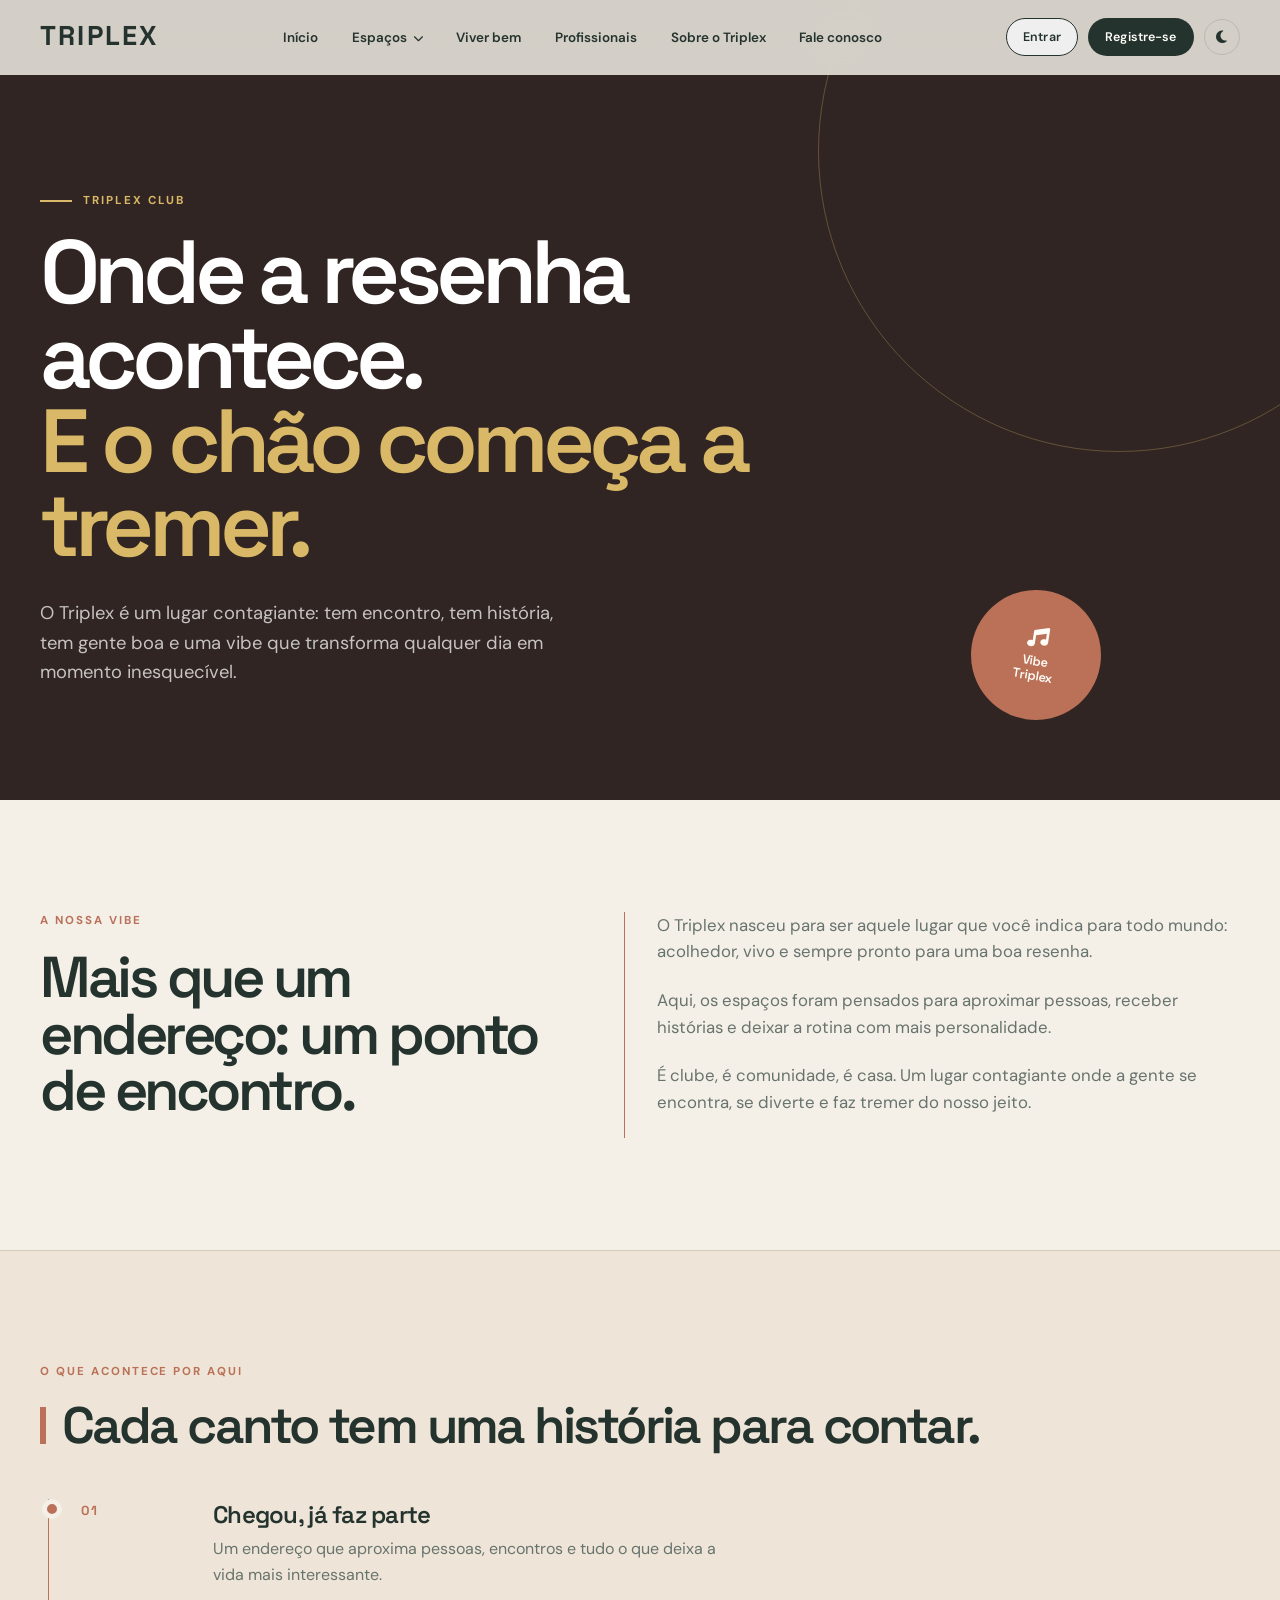
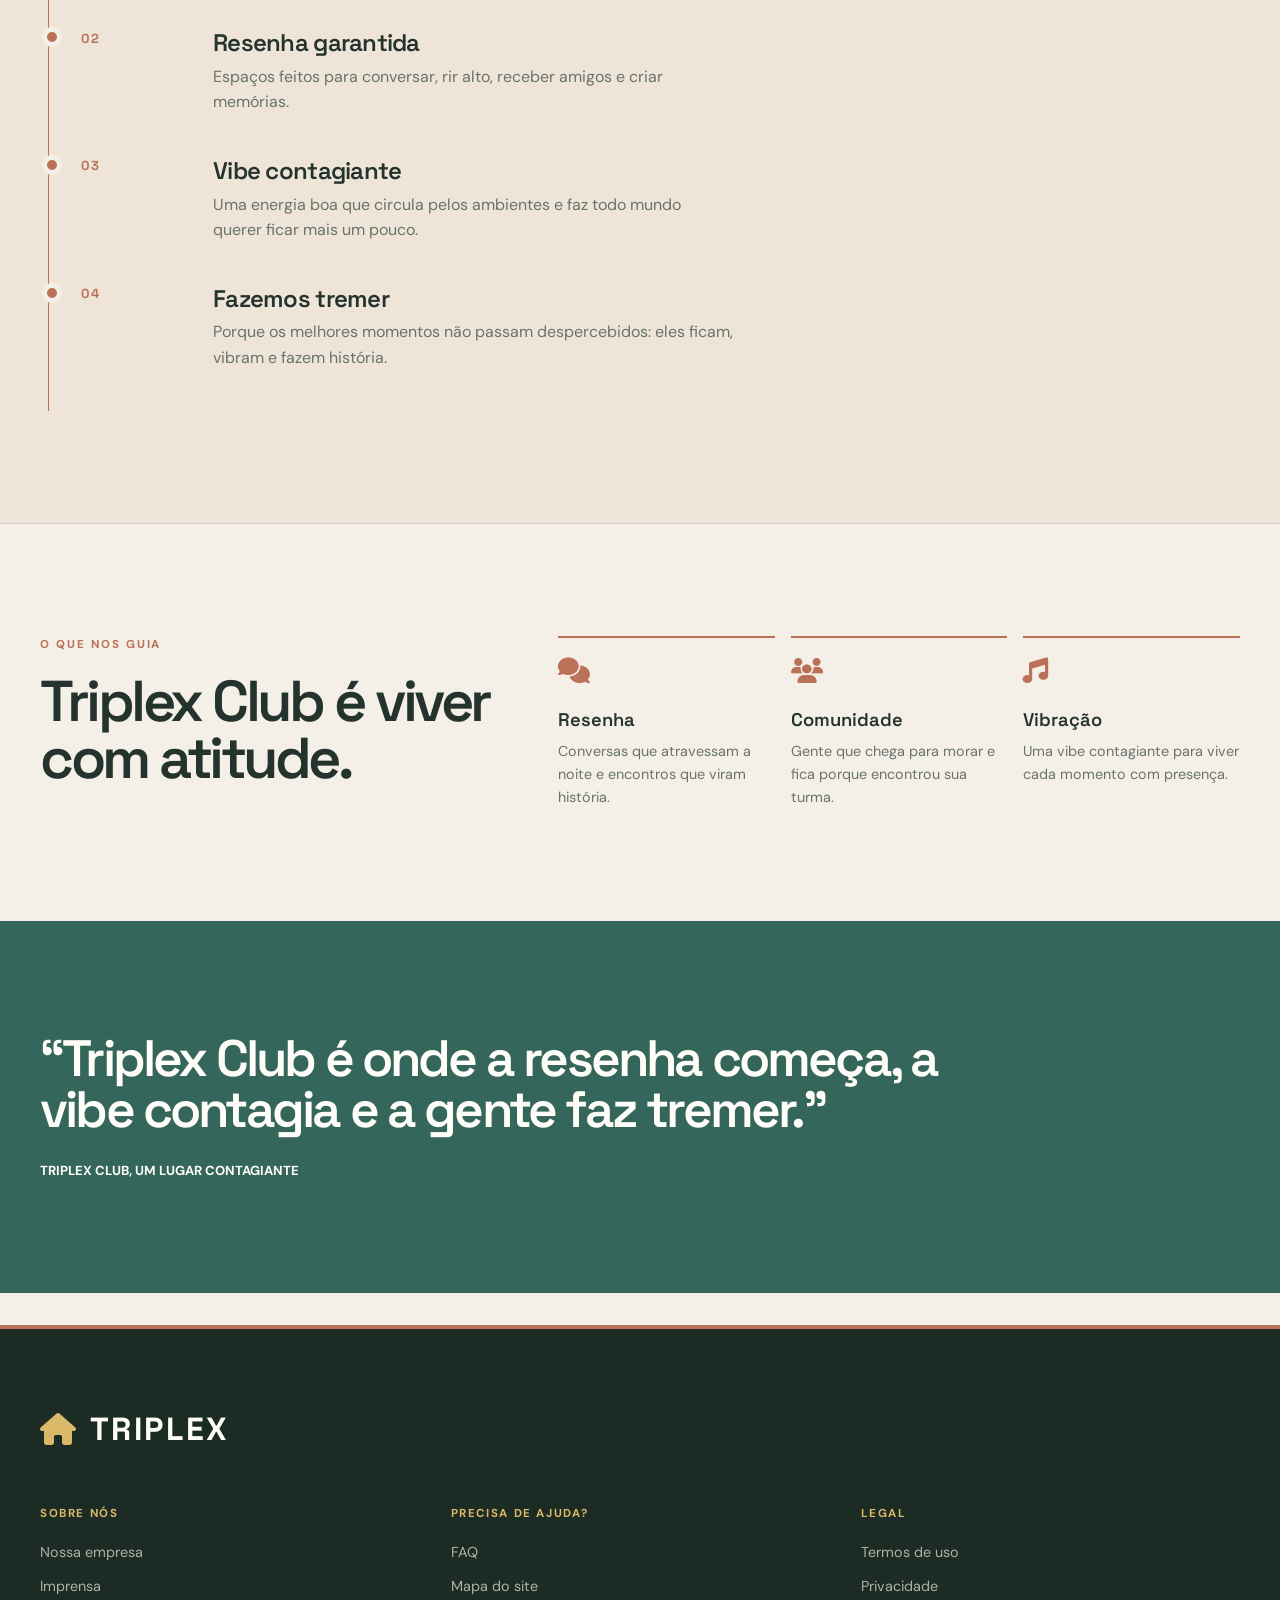
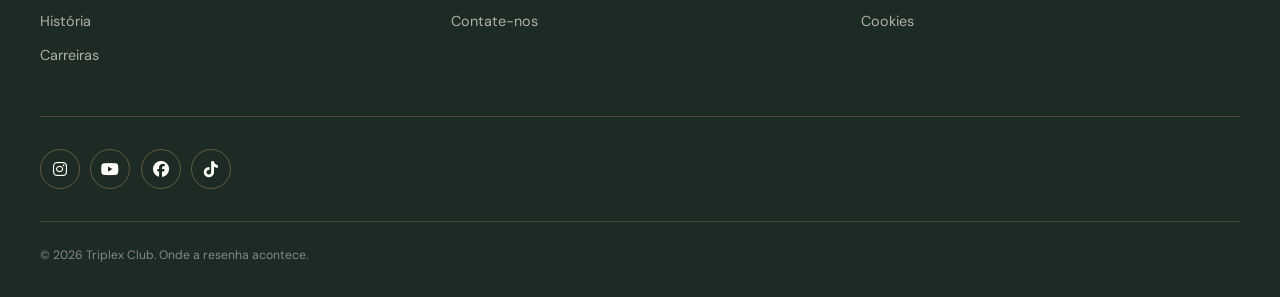
<file: sobre.html>
<!DOCTYPE html>
<html lang="pt-BR">
<head>
    <meta charset="UTF-8">
    <meta name="viewport" content="width=device-width, initial-scale=1.0">
    <title>Triplex Club | Onde a resenha acontece</title>
    <meta name="description" content="Conheça o Triplex Club: um lugar contagiante, cheio de resenha, encontros e momentos que fazem tremer.">
    <link rel="preconnect" href="https://fonts.googleapis.com">
    <link rel="preconnect" href="https://fonts.gstatic.com" crossorigin>
    <link href="https://fonts.googleapis.com/css2?family=DM+Sans:wght@400;500;600;700&family=Space+Grotesk:wght@500;600;700&display=swap" rel="stylesheet">
    <link rel="stylesheet" href="https://cdnjs.cloudflare.com/ajax/libs/font-awesome/6.5.0/css/all.min.css">
    <link rel="stylesheet" href="style.css">
</head>
<body>
    <header class="header" id="header">
        <div class="header__container">
            <a href="index.html" class="header__logo" aria-label="Triplex, início">
                <span class="brand-wordmark">TRIPLEX</span>
            </a>

            <nav class="header__nav" id="navMenu">
                <ul>
                    <li><a href="index.html#home">Início</a></li>
                    <li class="has-submenu">
                        <a href="index.html#espacos">Espaços <i class="fas fa-chevron-down"></i></a>
                        <ul class="submenu">
                            <li><a href="index.html#espacos">Apartamentos</a></li>
                            <li><a href="index.html#espacos">Área de lazer</a></li>
                            <li><a href="index.html#espacos">Convivência</a></li>
                        </ul>
                    </li>
                    <li><a href="index.html#espacos">Viver bem</a></li>
                    <li><a href="index.html#profissionais">Profissionais</a></li>
                    <li><a href="sobre.html" aria-current="page">Sobre o Triplex</a></li>
                    <li><a href="index.html#contato">Fale conosco</a></li>
                </ul>
            </nav>

            <div class="header__actions">
                <button class="btn btn--outline" type="button" data-auth-action="login">Entrar</button>
                <button class="btn btn--primary" type="button" data-auth-action="register">Registre-se</button>
                <button class="theme-toggle" id="themeToggle" type="button" aria-label="Ativar modo noturno" aria-pressed="false">
                    <i class="fas fa-moon" aria-hidden="true"></i>
                </button>
                <button class="header__menu-toggle" id="menuToggle" type="button" aria-label="Abrir menu">
                    <i class="fas fa-bars" aria-hidden="true"></i>
                </button>
            </div>
        </div>
    </header>

    <main>
        <section class="about-hero">
            <div class="about-hero__inner">
                <p class="hero__pretitle">TRIPLEX CLUB</p>
                <h1>Onde a resenha acontece.<br><em>E o chão começa a tremer.</em></h1>
                <p>O Triplex é um lugar contagiante: tem encontro, tem história, tem gente boa e uma vibe que transforma qualquer dia em momento inesquecível.</p>
            </div>
            <div class="about-hero__stamp" aria-hidden="true"><i class="fas fa-music"></i><span>Vibe<br>Triplex</span></div>
        </section>

        <section class="about-story section">
            <div class="about-story__intro">
                <p class="about-kicker">A nossa vibe</p>
                <h2>Mais que um endereço: um ponto de encontro.</h2>
            </div>
            <div class="about-story__copy">
                <p>O Triplex nasceu para ser aquele lugar que você indica para todo mundo: acolhedor, vivo e sempre pronto para uma boa resenha.</p>
                <p>Aqui, os espaços foram pensados para aproximar pessoas, receber histórias e deixar a rotina com mais personalidade.</p>
                <p>É clube, é comunidade, é casa. Um lugar contagiante onde a gente se encontra, se diverte e faz tremer do nosso jeito.</p>
            </div>
        </section>

        <section class="about-timeline section" aria-labelledby="timeline-title">
            <div class="section__title-wrap">
                <p class="about-kicker">O que acontece por aqui</p>
                <h2 id="timeline-title" class="section__title">Cada canto tem uma história para contar.</h2>
            </div>
            <div class="timeline">
                <article class="timeline__item">
                    <span class="timeline__year">01</span>
                    <div><h3>Chegou, já faz parte</h3><p>Um endereço que aproxima pessoas, encontros e tudo o que deixa a vida mais interessante.</p></div>
                </article>
                <article class="timeline__item">
                    <span class="timeline__year">02</span>
                    <div><h3>Resenha garantida</h3><p>Espaços feitos para conversar, rir alto, receber amigos e criar memórias.</p></div>
                </article>
                <article class="timeline__item">
                    <span class="timeline__year">03</span>
                    <div><h3>Vibe contagiante</h3><p>Uma energia boa que circula pelos ambientes e faz todo mundo querer ficar mais um pouco.</p></div>
                </article>
                <article class="timeline__item">
                    <span class="timeline__year">04</span>
                    <div><h3>Fazemos tremer</h3><p>Porque os melhores momentos não passam despercebidos: eles ficam, vibram e fazem história.</p></div>
                </article>
            </div>
        </section>

        <section class="about-values section">
            <div class="about-values__heading">
                <p class="about-kicker">O que nos guia</p>
                <h2>Triplex Club é viver com atitude.</h2>
            </div>
            <div class="about-values__grid">
                <article><i class="fas fa-comments" aria-hidden="true"></i><h3>Resenha</h3><p>Conversas que atravessam a noite e encontros que viram história.</p></article>
                <article><i class="fas fa-users" aria-hidden="true"></i><h3>Comunidade</h3><p>Gente que chega para morar e fica porque encontrou sua turma.</p></article>
                <article><i class="fas fa-music" aria-hidden="true"></i><h3>Vibração</h3><p>Uma vibe contagiante para viver cada momento com presença.</p></article>
            </div>
        </section>

        <section class="about-quote section">
            <p>“Triplex Club é onde a resenha começa, a vibe contagia e a gente faz tremer.”</p>
            <span>Triplex Club, um lugar contagiante</span>
        </section>
    </main>

    <footer class="footer" id="contato">
        <div class="footer__container">
            <div class="footer__brand"><i class="fas fa-house"></i><span>TRIPLEX</span></div>
            <div class="footer__links">
                <div><h4>Sobre nós</h4><ul><li><a href="sobre.html">Nossa empresa</a></li><li><a href="#">Imprensa</a></li><li><a href="sobre.html">História</a></li><li><a href="#">Carreiras</a></li></ul></div>
                <div><h4>Precisa de ajuda?</h4><ul><li><a href="#">FAQ</a></li><li><a href="#">Mapa do site</a></li><li><a href="index.html#contato">Contate-nos</a></li></ul></div>
                <div><h4>Legal</h4><ul><li><a href="#">Termos de uso</a></li><li><a href="#">Privacidade</a></li><li><a href="#">Cookies</a></li></ul></div>
            </div>
            <div class="footer__social"><a href="#" aria-label="Instagram"><i class="fab fa-instagram"></i></a><a href="#" aria-label="YouTube"><i class="fab fa-youtube"></i></a><a href="#" aria-label="Facebook"><i class="fab fa-facebook"></i></a><a href="#" aria-label="TikTok"><i class="fab fa-tiktok"></i></a></div>
            <p class="footer__copyright">© 2026 Triplex Club. Onde a resenha acontece.</p>
        </div>
    </footer>

    <script src="script.js"></script>
</body>
</html>
</file>
<file: style.css>
@import url('https://fonts.googleapis.com/css2?family=DM+Sans:wght@400;500;600;700&family=Space+Grotesk:wght@500;600;700&display=swap');

* { margin: 0; padding: 0; box-sizing: border-box; }

:root {
    --ink: #24332e;
    --paper: #f4f0e8;
    --muted: #68736d;
    --line: rgba(36, 51, 46, 0.14);
    --yellow: #d9b867;
    --orange: #ba7157;
    --teal: #b8cfc4;
    --teal-deep: #35665b;
    --white: #fffdf8;
    --radius: 14px;
    --shadow: 0 18px 45px rgba(36, 51, 46, 0.12);
    --ease: 0.35s cubic-bezier(0.2, 0.8, 0.2, 1);
    --display: 'Space Grotesk', sans-serif;
    --body: 'DM Sans', sans-serif;
}

body,
.header,
.card,
.brands__item,
.submenu,
.card-big {
    transition: background-color var(--ease), border-color var(--ease), color var(--ease), box-shadow var(--ease);
}

body.dark-mode {
    --paper: #17221e;
    --ink: #f2eee5;
    --muted: #aeb9b1;
    --line: rgba(242, 238, 229, 0.15);
    --white: #22312b;
    --shadow: 0 18px 45px rgba(0, 0, 0, 0.28);
}

html { scroll-behavior: smooth; }
body { background: var(--paper); color: var(--ink); font-family: var(--body); line-height: 1.6; overflow-x: hidden; }
img { display: block; max-width: 100%; }
a { color: inherit; text-decoration: none; }
ul { list-style: none; }

.btn { align-items: center; border: 1px solid transparent; border-radius: 999px; cursor: pointer; display: inline-flex; font: 600 0.88rem var(--body); gap: 0.6rem; justify-content: center; letter-spacing: 0.01em; padding: 0.9rem 1.45rem; transition: var(--ease); }
.btn--primary { background: var(--ink); color: var(--white); }
.btn--primary:hover { background: var(--orange); transform: translateY(-3px); }
.btn--outline { border-color: var(--ink); color: var(--ink); }
.btn--outline:hover { background: var(--ink); color: var(--white); }
.btn--light { background: var(--white); color: var(--ink); }
.btn--light:hover { background: var(--yellow); transform: translateY(-3px); }

.header { background: rgba(244, 240, 232, 0.84); backdrop-filter: blur(18px); border-bottom: 1px solid transparent; left: 0; padding: 1.1rem 2.5rem; position: fixed; top: 0; transition: var(--ease); width: 100%; z-index: 1000; }
.header.is-scrolled { background: rgba(244, 240, 232, 0.97); border-bottom-color: var(--line); padding-bottom: 0.7rem; padding-top: 0.7rem; }
.header__container { align-items: center; display: flex; gap: 2rem; justify-content: space-between; margin: 0 auto; max-width: 1320px; }
.brand-wordmark { color: var(--ink); font: 700 1.7rem/1 var(--display); letter-spacing: 0.08em; }
.header__logo-img { height: 43px; object-fit: contain; width: auto; }
.header__logo:hover { opacity: 0.72; }
.header__nav ul { align-items: center; display: flex; gap: 2.1rem; }
.header__nav a { font-size: 0.84rem; font-weight: 600; position: relative; }
.header__nav a::after { background: var(--orange); bottom: -0.55rem; content: ''; height: 2px; left: 0; position: absolute; transform: scaleX(0); transform-origin: left; transition: var(--ease); width: 100%; }
.header__nav a:hover::after { transform: scaleX(1); }
.header__nav i { font-size: 0.65rem; margin-left: 0.2rem; }
.header__actions { align-items: center; display: flex; gap: 0.65rem; }
.header__actions .btn { font-size: 0.78rem; padding: 0.65rem 1rem; }
.theme-toggle { align-items: center; background: transparent; border: 1px solid var(--line); border-radius: 50%; color: var(--ink); cursor: pointer; display: flex; font-size: 0.9rem; height: 36px; justify-content: center; transition: var(--ease); width: 36px; }
.theme-toggle:hover { background: var(--yellow); border-color: var(--yellow); color: var(--ink); transform: rotate(-12deg); }
.header__menu-toggle { background: none; border: 0; color: var(--ink); cursor: pointer; display: none; font-size: 1.35rem; }
.has-submenu { position: relative; }
.submenu { background: var(--white); border: 1px solid var(--line); border-radius: var(--radius); box-shadow: var(--shadow); display: block !important; min-width: 205px; opacity: 0; padding: 0.7rem; pointer-events: none; position: absolute; top: 1.6rem; transform: translateY(8px); transition: var(--ease); visibility: hidden; }
.submenu li a { border-radius: 8px; display: block; padding: 0.55rem 0.7rem; }
.submenu li a:hover { background: var(--paper); }
.has-submenu:hover .submenu { opacity: 1; pointer-events: auto; transform: translateY(0); visibility: visible; }

.hero { height: min(800px, 100vh); min-height: 650px; overflow: hidden; position: relative; }
.hero__slider, .hero__slide { height: 100%; position: relative; }
.hero__slide { align-items: center; background-position: center; background-size: cover; display: flex; inset: 0; opacity: 0; padding: 8rem 2.5rem 4rem; pointer-events: none; position: absolute; transition: opacity 0.8s ease; }
.hero__slide::before { background: linear-gradient(90deg, rgba(20, 34, 29, 0.82) 0%, rgba(20, 34, 29, 0.4) 52%, rgba(20, 34, 29, 0.08) 100%); content: ''; inset: 0; position: absolute; }
.hero__slide.is-active { opacity: 1; pointer-events: auto; }
.hero__content { color: #fff; margin: 0 auto; max-width: 1320px; position: relative; width: 100%; }
.hero__pretitle { align-items: center; display: flex; font-size: 0.72rem; font-weight: 700; gap: 0.7rem; letter-spacing: 0.18em; margin-bottom: 1.25rem; text-transform: uppercase; }
.hero__pretitle::before { background: var(--yellow); content: ''; height: 2px; width: 32px; }
.hero__title { font: 600 clamp(3.2rem, 7vw, 6.8rem)/0.94 var(--display); letter-spacing: -0.06em; margin-bottom: 1.6rem; max-width: 760px; }
.hero__description { font-size: clamp(1rem, 1.7vw, 1.25rem); margin-bottom: 2rem; max-width: 510px; opacity: 0.9; }
.hero__arrow { align-items: center; background: rgba(255,255,255,0.12); border: 1px solid rgba(255,255,255,0.35); border-radius: 50%; color: #fff; cursor: pointer; display: flex; height: 48px; justify-content: center; position: absolute; top: 50%; transform: translateY(-50%); transition: var(--ease); width: 48px; z-index: 5; }
.hero__arrow:hover { background: var(--yellow); color: var(--ink); transform: translateY(-50%) scale(1.08); }
.hero__arrow--prev { left: 2.5rem; }
.hero__arrow--next { right: 2.5rem; }
.hero__dots { bottom: 2.3rem; display: flex; gap: 0.45rem; left: 50%; position: absolute; transform: translateX(-50%); z-index: 5; }
.hero__dots button { background: rgba(255,255,255,0.45); border: 0; border-radius: 10px; cursor: pointer; height: 4px; transition: var(--ease); width: 28px; }
.hero__dots button.is-active { background: var(--yellow); width: 56px; }

.section { margin: 0 auto; max-width: 1320px; padding: 7rem 2.5rem; }
.section__title { align-items: center; display: flex; font: 600 clamp(2rem, 4vw, 3.4rem)/1 var(--display); gap: 1rem; letter-spacing: -0.05em; margin-bottom: 2.8rem; }
.section__title::before { background: var(--orange); content: ''; height: 0.72em; width: 6px; }
.grid { display: grid; gap: 1.25rem; }
.grid--3 { grid-template-columns: repeat(3, 1fr); }
.card { background: var(--white); border: 1px solid var(--line); border-radius: var(--radius); display: flex; flex-direction: column; overflow: hidden; transition: var(--ease); }
.card:hover { box-shadow: var(--shadow); transform: translateY(-8px); }
.card__image { aspect-ratio: 1.25; overflow: hidden; }
.card__image img { height: 100%; object-fit: cover; transition: transform 0.7s ease; width: 100%; }
.card:hover .card__image img { transform: scale(1.06); }
.card__content { display: flex; flex: 1; flex-direction: column; padding: 1.7rem; }
.card__content h3 { font: 600 1.35rem/1.1 var(--display); letter-spacing: -0.03em; margin-bottom: 0.7rem; }
.card__content p { color: var(--muted); font-size: 0.92rem; margin-bottom: 1.5rem; }
.card__link { color: var(--orange); font-size: 0.85rem; font-weight: 700; margin-top: auto; }
.card__link i { margin-left: 0.35rem; transition: var(--ease); }
.card:hover .card__link i { margin-left: 0.7rem; }

.card-big { align-items: stretch; background: var(--white); border: 1px solid var(--line); border-radius: var(--radius); display: grid; grid-template-columns: 1fr 1fr; min-height: 480px; overflow: hidden; }
.card-big__image { min-height: 320px; overflow: hidden; }
.card-big__image img { height: 100%; object-fit: cover; transition: transform 0.8s ease; width: 100%; }
.card-big:hover .card-big__image img { transform: scale(1.04); }
.card-big__content { display: flex; flex-direction: column; justify-content: center; padding: clamp(2rem, 6vw, 5.5rem); }
.card-big__content h2 { font: 600 clamp(2rem, 4vw, 3.7rem)/0.98 var(--display); letter-spacing: -0.055em; margin-bottom: 1.4rem; max-width: 500px; }
.card-big__content p { color: var(--muted); margin-bottom: 2rem; max-width: 470px; }
.card-big--right { background: var(--teal); }
.card-big--right .card-big__content { order: 0; }

.brands { text-align: center; }
.brands .section__title { justify-content: center; }
.brands .section__title::before { display: none; }
.brands__grid { display: grid; gap: 1rem; grid-template-columns: repeat(3, 1fr); margin-bottom: 2.5rem; }
.brands__item { align-items: center; background: var(--white); border: 1px solid var(--line); border-radius: var(--radius); display: flex; flex-direction: column; gap: 1rem; padding: 2.7rem 1rem; transition: var(--ease); }
.brands__item i { color: var(--orange); font-size: 2.2rem; }
.brands__item span { font: 600 1rem var(--display); }
.brands__item:hover { background: var(--ink); color: #fff; transform: translateY(-6px); }
.brands__item:hover i { color: var(--yellow); }

.card-big--right .btn--primary:hover { background: var(--teal-deep); }

.professionals { border-top: 1px solid var(--line); }
.professionals .section__title { margin-bottom: 2rem; max-width: 720px; }
.professionals__grid { display: grid; gap: 1rem; grid-template-columns: repeat(5, 1fr); }
.professional-card { background: var(--white); border: 1px solid var(--line); border-radius: var(--radius); overflow: hidden; transition: var(--ease); }
.professional-card:hover { box-shadow: var(--shadow); transform: translateY(-6px); }
.professional-card__photo { aspect-ratio: 0.82; background: var(--teal); overflow: hidden; }
.professional-card__photo img { filter: saturate(0.82); height: 100%; object-fit: cover; transition: transform 0.7s ease, filter 0.7s ease; width: 100%; }
.professional-card:hover .professional-card__photo img { filter: saturate(1); transform: scale(1.05); }
.professional-card__content { padding: 1.1rem; }
.professional-card__content h3 { font: 600 1.05rem/1.1 var(--display); margin-bottom: 0.35rem; }
.professional-card__content p { color: var(--orange); font-size: 0.78rem; font-weight: 700; }

.footer { background: #1d2b25; border-top: 4px solid var(--orange); color: #f4f0e8; margin-top: 2rem; padding: 5rem 2.5rem 2rem; }
.footer__container { margin: 0 auto; max-width: 1320px; }
.footer__brand { align-items: center; color: var(--white); display: flex; font: 700 2rem var(--display); gap: 0.7rem; letter-spacing: 0.08em; margin-bottom: 3.5rem; }
.footer__brand i { color: var(--yellow); }
.footer__links { border-bottom: 1px solid rgba(217,184,103,0.24); display: grid; gap: 2rem; grid-template-columns: repeat(3, 1fr); margin-bottom: 2rem; padding-bottom: 3rem; }
.footer__links h4 { color: var(--yellow); font-size: 0.72rem; letter-spacing: 0.14em; margin-bottom: 1rem; text-transform: uppercase; }
.footer__links ul { display: grid; gap: 0.55rem; }
.footer__links a { color: rgba(244,240,232,0.68); font-size: 0.9rem; transition: var(--ease); }
.footer__links a:hover { color: var(--yellow); }
.footer__social { display: flex; gap: 0.65rem; margin-bottom: 2rem; }
.footer__social a { align-items: center; border: 1px solid rgba(217,184,103,0.35); border-radius: 50%; color: var(--white); display: flex; height: 40px; justify-content: center; transition: var(--ease); width: 40px; }
.footer__social a:hover { background: var(--orange); border-color: var(--orange); color: var(--white); }
.footer__copyright { border-top: 1px solid rgba(217,184,103,0.24); color: rgba(244,240,232,0.48); font-size: 0.76rem; padding-top: 1.5rem; }

body.dark-mode .header { background: rgba(23, 34, 30, 0.88); }
body.dark-mode .header.is-scrolled { background: rgba(23, 34, 30, 0.98); }
body.dark-mode .btn--outline { border-color: var(--yellow); color: var(--yellow); }
body.dark-mode .btn--outline:hover { background: var(--yellow); color: #24332e; }
body.dark-mode .hero__slide::before { background: linear-gradient(90deg, rgba(10, 20, 16, 0.88) 0%, rgba(10, 20, 16, 0.46) 52%, rgba(10, 20, 16, 0.14) 100%); }
body.dark-mode .brands__item:hover { color: #fff; }
body.dark-mode .card-big--right { color: #24332e; }
body.dark-mode .card-big--right .card-big__content p { color: #3f6258; }
body.dark-mode .card-big--right .btn--primary { background: #24332e; color: #fffdf8; }
body.dark-mode .footer { background: #101914; color: #f2eee5; }
body.dark-mode .footer__links h4 { color: var(--orange); }
body.dark-mode .footer__links a:hover { color: var(--yellow); }
body.dark-mode .footer__social a:hover { background: var(--teal); color: #24332e; }
body.dark-mode .footer__copyright { color: #95a59b; }

.about-hero { background: #302522; color: #fff; min-height: 620px; overflow: hidden; padding: 12rem 2.5rem 7rem; position: relative; }
.about-hero::after { border: 1px solid rgba(217, 184, 103, 0.3); border-radius: 50%; content: ''; height: 600px; position: absolute; right: -140px; top: -150px; width: 600px; }
.about-hero__inner { margin: 0 auto; max-width: 1320px; position: relative; z-index: 1; }
.about-hero .hero__pretitle { color: var(--yellow); }
.about-hero h1 { font: 600 clamp(3rem, 7vw, 7rem)/0.94 var(--display); letter-spacing: -0.065em; margin-bottom: 2rem; max-width: 920px; }
.about-hero h1 em { color: var(--yellow); font-style: normal; }
.about-hero__inner > p:last-child { color: rgba(255,255,255,0.72); font-size: 1.15rem; max-width: 520px; }
.about-hero__stamp { align-items: center; background: var(--orange); border-radius: 50%; bottom: 5rem; color: var(--white); display: flex; flex-direction: column; font: 600 0.8rem/1.15 var(--display); height: 130px; justify-content: center; position: absolute; right: 14%; text-align: center; transform: rotate(9deg); width: 130px; z-index: 1; }
.about-hero__stamp i { font-size: 1.3rem; margin-bottom: 0.4rem; }
.about-story { display: grid; gap: 5rem; grid-template-columns: 0.9fr 1.1fr; }
.about-kicker { color: var(--orange); font-size: 0.72rem; font-weight: 700; letter-spacing: 0.17em; margin-bottom: 1.2rem; text-transform: uppercase; }
.about-story__intro h2, .about-values__heading h2 { font: 600 clamp(2.2rem, 4.5vw, 4.4rem)/0.98 var(--display); letter-spacing: -0.06em; max-width: 560px; }
.about-story__copy { border-left: 1px solid var(--orange); padding-left: 2rem; }
.about-story__copy p { color: var(--muted); font-size: 1.05rem; margin-bottom: 1.35rem; max-width: 620px; }
.about-timeline { background: #eee5d8; border-bottom: 1px solid var(--line); border-top: 1px solid var(--line); max-width: none; padding-left: max(2.5rem, calc((100vw - 1320px) / 2 + 2.5rem)); padding-right: max(2.5rem, calc((100vw - 1320px) / 2 + 2.5rem)); }
.section__title-wrap { margin-bottom: 3rem; }
.section__title-wrap .section__title { margin-bottom: 0; }
.timeline { border-left: 1px solid var(--orange); display: grid; gap: 0; margin-left: 0.5rem; max-width: 880px; }
.timeline__item { display: grid; gap: 2rem; grid-template-columns: 100px 1fr; padding: 0 0 2.5rem 2rem; position: relative; }
.timeline__item::before { background: var(--orange); border: 5px solid var(--paper); border-radius: 50%; content: ''; height: 10px; left: -7px; position: absolute; top: 0; width: 10px; }
.timeline__year { color: var(--orange); font: 700 0.82rem var(--display); letter-spacing: 0.08em; padding-top: 0.15rem; }
.timeline__item h3 { font: 600 1.5rem var(--display); letter-spacing: -0.03em; margin-bottom: 0.35rem; }
.timeline__item p { color: var(--muted); max-width: 520px; }
.about-values { display: grid; gap: 4rem; grid-template-columns: 0.8fr 1.2fr; }
.about-values__grid { display: grid; gap: 1rem; grid-template-columns: repeat(3, 1fr); }
.about-values__grid article { border-top: 2px solid var(--orange); padding-top: 1.3rem; }
.about-values__grid i { color: var(--orange); font-size: 1.6rem; margin-bottom: 1.6rem; }
.about-values__grid h3 { font: 600 1.15rem/1.1 var(--display); margin-bottom: 0.65rem; }
.about-values__grid p { color: var(--muted); font-size: 0.9rem; }
.about-quote { background: var(--teal-deep); color: var(--white); max-width: none; padding-left: max(2.5rem, calc((100vw - 1320px) / 2 + 2.5rem)); padding-right: max(2.5rem, calc((100vw - 1320px) / 2 + 2.5rem)); }
.about-quote p { font: 600 clamp(2rem, 4vw, 4rem)/1 var(--display); letter-spacing: -0.055em; max-width: 980px; }
.about-quote span { display: block; font-size: 0.82rem; font-weight: 700; margin-top: 1.5rem; text-transform: uppercase; }

body.dark-mode .about-hero { background: #1e1918; }
body.dark-mode .about-timeline { background: var(--paper); }
body.dark-mode .timeline__item::before { border-color: var(--paper); }
body.dark-mode .about-quote { background: #23483f; color: #fffdf8; }

body.auth-is-open { overflow: hidden; }
body.contact-is-open { overflow: hidden; }
body.professional-is-open { overflow: hidden; }
.auth-modal { display: grid; inset: 0; opacity: 0; padding: 1.5rem; pointer-events: none; place-items: center; position: fixed; transition: opacity 0.25s ease; z-index: 2000; }
.auth-modal.is-open { opacity: 1; pointer-events: auto; }
.auth-modal__backdrop { background: rgba(18, 28, 23, 0.78); inset: 0; position: absolute; }
.auth-modal__dialog { background: var(--paper); border: 1px solid var(--line); border-radius: var(--radius); box-shadow: 0 30px 80px rgba(0, 0, 0, 0.3); max-height: calc(100vh - 3rem); max-width: 510px; overflow-y: auto; padding: clamp(2rem, 5vw, 3.5rem); position: relative; transform: translateY(16px); transition: transform 0.3s ease; width: 100%; }
.auth-modal.is-open .auth-modal__dialog { transform: translateY(0); }
.auth-modal__close { align-items: center; background: transparent; border: 1px solid var(--line); border-radius: 50%; color: var(--ink); cursor: pointer; display: flex; height: 36px; justify-content: center; position: absolute; right: 1.5rem; top: 1.5rem; transition: var(--ease); width: 36px; }
.auth-modal__close:hover { background: var(--yellow); border-color: var(--yellow); transform: rotate(8deg); }
.auth-modal__intro { padding-right: 2.5rem; }
.auth-modal__mark { align-items: center; background: var(--yellow); border-radius: 50%; color: var(--ink); display: flex; height: 42px; justify-content: center; margin-bottom: 1.5rem; width: 42px; }
.auth-modal__intro h2 { font: 600 clamp(2rem, 5vw, 3rem)/1 var(--display); letter-spacing: -0.05em; margin-bottom: 0.8rem; }
.auth-modal__intro > p:last-child { color: var(--muted); font-size: 0.95rem; margin-bottom: 2rem; }
.auth-form { display: grid; gap: 1rem; }
.auth-form > div { display: grid; gap: 0.4rem; }
.auth-form__register-field[hidden] { display: none; }
.auth-form label { font-size: 0.78rem; font-weight: 700; }
.auth-form input { background: var(--white); border: 1px solid var(--line); border-radius: 8px; color: var(--ink); font: 400 0.95rem var(--body); outline: none; padding: 0.85rem 0.9rem; transition: var(--ease); width: 100%; }

.auth-form__submit { border: 0; margin-top: 0.4rem; width: 100%; }
.auth-form__feedback { color: var(--teal-deep); font-size: 0.82rem; min-height: 1.3em; text-align: center; }
.auth-modal__switch { color: var(--muted); font-size: 0.84rem; margin-top: 1.5rem; text-align: center; }
.auth-modal__switch button { background: none; border: 0; color: var(--orange); cursor: pointer; font: inherit; font-weight: 700; padding: 0; }
.auth-modal__switch button:hover { text-decoration: underline; }
body.dark-mode .auth-form__feedback { color: var(--teal); }

.contact-modal { display: grid; inset: 0; opacity: 0; padding: 1.5rem; pointer-events: none; place-items: center; position: fixed; transition: opacity 0.25s ease; z-index: 2100; }
.contact-modal.is-open { opacity: 1; pointer-events: auto; }
.contact-modal__backdrop { background: rgba(18, 28, 23, 0.8); inset: 0; position: absolute; }
.contact-modal__dialog { background: var(--paper); border: 1px solid var(--line); border-radius: var(--radius); box-shadow: 0 30px 80px rgba(0, 0, 0, 0.3); display: grid; grid-template-columns: minmax(160px, 0.85fr) 1.15fr; max-width: 680px; overflow: hidden; position: relative; transform: translateY(16px); transition: transform 0.3s ease; width: 100%; }
.contact-modal.is-open .contact-modal__dialog { transform: translateY(0); }
.contact-modal__photo { height: 100%; min-height: 360px; object-fit: cover; width: 100%; }
.contact-modal__content { align-self: center; padding: clamp(2rem, 5vw, 3.2rem); }
.contact-modal__content h2 { font: 600 clamp(2rem, 5vw, 3rem)/1 var(--display); letter-spacing: -0.05em; margin-bottom: 0.8rem; }
.contact-modal__content > p:not(.about-kicker) { color: var(--muted); font-size: 0.95rem; margin-bottom: 1.5rem; }
.contact-modal__phone { align-items: center; color: var(--teal-deep); display: inline-flex; font: 700 1.15rem var(--display); gap: 0.65rem; }
.contact-modal__phone:hover { color: var(--orange); }
.contact-modal__close { align-items: center; background: rgba(255,253,248,0.88); border: 1px solid var(--line); border-radius: 50%; color: var(--ink); cursor: pointer; display: flex; height: 36px; justify-content: center; position: absolute; right: 1rem; top: 1rem; transition: var(--ease); width: 36px; z-index: 1; }
.contact-modal__close:hover { background: var(--yellow); border-color: var(--yellow); transform: rotate(8deg); }

.professional-card { cursor: pointer; }
.professional-card:focus-visible { box-shadow: 0 0 0 3px var(--yellow); outline: none; }
.professional-modal { display: grid; inset: 0; opacity: 0; padding: 1.5rem; pointer-events: none; place-items: center; position: fixed; transition: opacity 0.25s ease; z-index: 2200; }
.professional-modal.is-open { opacity: 1; pointer-events: auto; }
.professional-modal__backdrop { background: rgba(18, 28, 23, 0.8); inset: 0; position: absolute; }
.professional-modal__dialog { background: var(--paper); border: 1px solid var(--line); border-radius: var(--radius); box-shadow: 0 30px 80px rgba(0, 0, 0, 0.3); display: grid; grid-template-columns: minmax(180px, 0.8fr) 1.2fr; max-width: 680px; overflow: hidden; position: relative; transform: translateY(16px); transition: transform 0.3s ease; width: 100%; }
.professional-modal.is-open .professional-modal__dialog { transform: translateY(0); }
.professional-modal__photo { height: 100%; min-height: 360px; object-fit: cover; width: 100%; }
.professional-modal__content { align-self: center; padding: clamp(2rem, 5vw, 3.2rem); }
.professional-modal__content h2 { font: 600 clamp(2rem, 5vw, 3rem)/1 var(--display); letter-spacing: -0.05em; margin-bottom: 0.35rem; }
.professional-modal__role { color: var(--orange); font-weight: 700; margin-bottom: 1rem; }
.professional-modal__description { color: var(--muted); font-size: 0.98rem; }
.professional-modal__close { align-items: center; background: rgba(255,253,248,0.88); border: 1px solid var(--line); border-radius: 50%; color: var(--ink); cursor: pointer; display: flex; height: 36px; justify-content: center; position: absolute; right: 1rem; top: 1rem; transition: var(--ease); width: 36px; z-index: 1; }
.professional-modal__close:hover { background: var(--yellow); border-color: var(--yellow); transform: rotate(8deg); }

@media (max-width: 968px) {
    .header { padding-left: 1.5rem; padding-right: 1.5rem; }
    .header__nav { background: var(--paper); box-shadow: var(--shadow); height: 100vh; padding: 6rem 2rem 2rem; position: fixed; right: -100%; top: 0; transition: right var(--ease); width: min(82vw, 360px); }
    .header__nav.is-open { right: 0; }
    .header__nav ul { align-items: flex-start; flex-direction: column; gap: 1.4rem; }
    .header__nav a { font-size: 1.15rem; }
    .header__menu-toggle { display: block; position: relative; z-index: 2; }
    .header__actions .btn { display: none; }
    .theme-toggle { margin-left: auto; }
    .submenu { background: transparent; box-shadow: none; opacity: 1; padding: 0.4rem 0 0 1rem; pointer-events: auto; position: static; transform: none; visibility: visible; }
    .submenu li a { font-size: 0.92rem; }
    .hero__arrow--prev { left: 1.2rem; }
    .hero__arrow--next { right: 1.2rem; }
    .grid--3, .brands__grid { grid-template-columns: 1fr; }
    .professionals__grid { grid-template-columns: repeat(3, 1fr); }
    .card-big { grid-template-columns: 1fr; }
    .card-big--right .card-big__image { order: -1; }
    .section { padding: 5rem 1.5rem; }
    .footer { padding-left: 1.5rem; padding-right: 1.5rem; }
    .about-story, .about-values { gap: 3rem; grid-template-columns: 1fr; }
    .about-values__grid { grid-template-columns: repeat(3, 1fr); }
    .contact-modal__dialog { grid-template-columns: 1fr; max-width: 420px; }
    .contact-modal__photo { aspect-ratio: 1.35; min-height: 0; }
    .professional-modal__dialog { grid-template-columns: 1fr; max-width: 420px; }
    .professional-modal__photo { aspect-ratio: 1.35; min-height: 0; }
}

@media (max-width: 540px) {
    .hero { min-height: 620px; }
    .hero__slide { padding-left: 1.5rem; padding-right: 1.5rem; }
    .hero__title { font-size: clamp(2.9rem, 15vw, 4.5rem); }
    .hero__arrow { bottom: 2rem; top: auto; transform: none; }
    .hero__arrow:hover { transform: scale(1.08); }
    .hero__arrow--prev { left: 1.5rem; }
    .hero__arrow--next { right: 1.5rem; }
    .hero__dots { bottom: 3.4rem; }
    .footer__links { grid-template-columns: 1fr 1fr; }
    .about-hero { min-height: 600px; padding: 10rem 1.5rem 6rem; }
    .about-hero::after { height: 350px; right: -170px; top: 30px; width: 350px; }
    .about-hero__stamp { bottom: 2rem; right: 1.5rem; transform: scale(0.78) rotate(9deg); }
    .about-story, .about-values { padding-left: 1.5rem; padding-right: 1.5rem; }
    .about-story__copy { padding-left: 1.2rem; }
    .about-values__grid { grid-template-columns: 1fr; }
    .professionals__grid { grid-template-columns: repeat(2, 1fr); }
    .about-timeline, .about-quote { padding-left: 1.5rem; padding-right: 1.5rem; }
    .timeline__item { gap: 1rem; grid-template-columns: 68px 1fr; padding-left: 1.2rem; }
}
</file>
